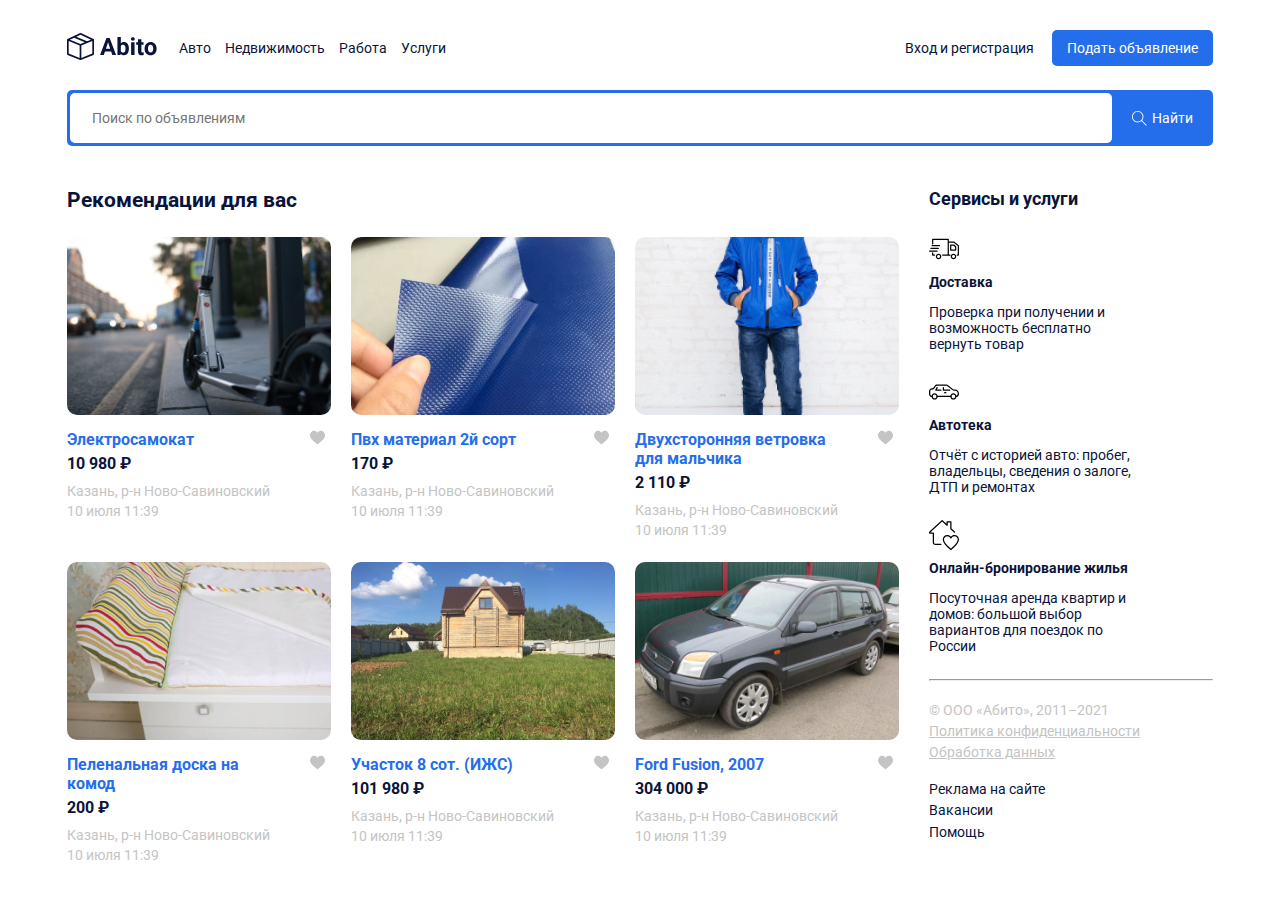
<file: index.html>
<!DOCTYPE html>
<html lang="en">
  <head>
    <meta charset="UTF-8" />
    <meta http-equiv="X-UA-Compatible" content="IE=edge" />
    <meta name="viewport" content="width=device-width, initial-scale=1.0" />
    <title>Abito - доска объявлений</title>
    <link rel="preconnect" href="https://fonts.googleapis.com" />
    <link rel="preconnect" href="https://fonts.gstatic.com" crossorigin />
    <link
      href="https://fonts.googleapis.com/css2?family=Roboto:wght@400;700&display=swap"
      rel="stylesheet"
    />
    <link rel="stylesheet" href="css/normalize.css" />
    <link rel="stylesheet" href="css/style.css" />
  </head>

  <body>
    <header class="header container">
      <div class="navbar">
        <a href="./index.html" class="logo">
          <img src="img/logo.svg" alt="logo: Abito" class="logo-image" />
        </a>
        <div class="navbar-panel">
          <button class="close-menu">
            <svg
              width="32"
              height="32"
              viewBox="0 0 32 32"
              fill="none"
              xmlns="http://www.w3.org/2000/svg"
            >
              <path d="M1 1L31 31M1 31L31 1" stroke="black" />
            </svg>
          </button>

          <nav class="navbar-menu">
            <ul class="menu">
              <li class="menu-item">
                <a href="#" class="menu-link">Авто</a>
              </li>
              <li class="menu-item">
                <a href="#" class="menu-link">Недвижимость</a>
              </li>
              <li class="menu-item">
                <a href="#" class="menu-link">Работа</a>
              </li>
              <li class="menu-item">
                <a href="#" class="menu-link">Услуги</a>
              </li>
            </ul>
          </nav>
          <div class="button-group">
            <a href="#" class="button button-link">Вход и регистрация</a>
            <a href="#" class="button button-primary">Подать объявление</a>
          </div>
        </div>
        <button class="menu-button">
          <svg
            width="30"
            height="30"
            viewBox="0 0 30 30"
            fill="none"
            xmlns="http://www.w3.org/2000/svg"
          >
            <path
              d="M0.937476 9.37501H29.0624C29.58 9.37501 29.9999 8.95498 29.9999 8.43754C29.9999 7.92002 29.5799 7.50006 29.0624 7.50006H0.937476C0.419955 7.50006 0 7.92009 0 8.43754C0 8.95498 0.420033 9.37501 0.937476 9.37501Z"
              fill="black"
            />
            <path
              d="M29.0624 14.0626H0.937476C0.419955 14.0626 0 14.4826 0 15C0 15.5175 0.420033 15.9375 0.937476 15.9375H29.0624C29.58 15.9375 29.9999 15.5175 29.9999 15C29.9999 14.4826 29.58 14.0626 29.0624 14.0626Z"
              fill="black"
            />
            <path
              d="M29.0625 20.625H10.3125C9.79495 20.625 9.375 21.0451 9.375 21.5625C9.375 22.08 9.79503 22.5 10.3125 22.5H29.0625C29.58 22.5 29.9999 22.0799 29.9999 21.5625C30 21.045 29.58 20.625 29.0625 20.625Z"
              fill="black"
            />
          </svg>
        </button>
      </div>

      <div class="search-panel">
        <input
          type="search"
          class="search-input"
          placeholder="Поиск по объявлениям"
        />
        <button class="search-button">
          <svg
            class="search-icon"
            width="15"
            height="15"
            viewBox="0 0 15 15"
            fill="none"
            xmlns="http://www.w3.org/2000/svg"
          >
            <path
              d="M14.6506 14.0012L10.0862 9.43675C10.9465 8.43352 11.4706 7.13293 11.4706 5.71058C11.4706 2.54822 8.89765 -0.0247192 5.7353 -0.0247192C4.20353 -0.0247192 2.76265 0.571751 1.67824 1.6544C0.595589 2.73793 -0.000881376 4.17881 9.77541e-07 5.71058C9.77541e-07 8.87293 2.57294 11.4459 5.7353 11.4459C7.15765 11.4459 8.45912 10.9218 9.46235 10.0615L14.0268 14.6259L14.6506 14.0012ZM5.7353 10.5635C3.06 10.5635 0.882354 8.38675 0.882354 5.71058C0.881472 4.41352 1.38618 3.19499 2.30294 2.2791C3.21882 1.36234 4.43824 0.857634 5.7353 0.857634C8.41059 0.857634 10.5882 3.0344 10.5882 5.71058C10.5882 8.38587 8.41059 10.5635 5.7353 10.5635Z"
              fill="white"
            />
          </svg>
          <span class="search-button-text">Найти</span>
        </button>
      </div>
    </header>
    <div class="page-content container">
      <main class="main">
        <h2 class="page-title">Рекомендации для вас</h2>
        <div class="cards">
          <div class="card">
            <a href="single.html" class="card-link"
              ><img src="img/card-image-1.jpg" alt="photo" class="card-image"
            /></a>
            <div class="card-header">
              <h3 class="card-title">
                <a href="single.html" class="card-title card-link"
                  >Электросамокат</a
                >
              </h3>
              <button class="like">
                <img src="img/like.svg" alt="like" />
              </button>
            </div>
            <strong class="card-price"> 10 980 ₽ </strong>
            <p class="card-text">Казань, р-н Ново-Савиновский</p>
            <p class="card-text">10 июля 11:39</p>
          </div>
          <div class="card">
            <a href="single.html" class="card-link"
              ><img src="img/card-image-2.jpg" alt="photo" class="card-image"
            /></a>
            <div class="card-header">
              <h3 class="card-title">
                <a href="single.html" class="card-title card-link"
                  >Пвх материал 2й сорт</a
                >
              </h3>
              <button class="like">
                <img src="img/like.svg" alt="like" />
              </button>
            </div>
            <strong class="card-price"> 170 ₽ </strong>
            <p class="card-text">Казань, р-н Ново-Савиновский</p>
            <p class="card-text">10 июля 11:39</p>
          </div>
          <div class="card">
            <a href="single.html" class="card-link"
              ><img src="img/card-image-3.jpg" alt="photo" class="card-image"
            /></a>
            <div class="card-header">
              <h3 class="card-title">
                <a href="single.html" class="card-title card-link"
                  >Двухсторонняя ветровка для мальчика</a
                >
              </h3>
              <button class="like">
                <img src="img/like.svg" alt="like" />
              </button>
            </div>
            <strong class="card-price"> 2 110 ₽ </strong>
            <p class="card-text">Казань, р-н Ново-Савиновский</p>
            <p class="card-text">10 июля 11:39</p>
          </div>
          <div class="card">
            <a href="single.html" class="card-link"
              ><img src="img/card-image-4.jpg" alt="photo" class="card-image"
            /></a>
            <div class="card-header">
              <h3 class="card-title">
                <a href="single.html" class="card-title card-link"
                  >Пеленальная доска на комод</a
                >
              </h3>
              <button class="like">
                <img src="img/like.svg" alt="like" />
              </button>
            </div>
            <strong class="card-price"> 200 ₽ </strong>
            <p class="card-text">Казань, р-н Ново-Савиновский</p>
            <p class="card-text">10 июля 11:39</p>
          </div>
          <div class="card">
            <a href="single.html" class="card-link"
              ><img src="img/card-image-5.jpg" alt="photo" class="card-image"
            /></a>
            <div class="card-header">
              <h3 class="card-title">
                <a href="single.html" class="card-title card-link"
                  >Участок 8 сот. (ИЖС)</a
                >
              </h3>
              <button class="like">
                <img src="img/like.svg" alt="like" />
              </button>
            </div>
            <strong class="card-price"> 101 980 ₽ </strong>
            <p class="card-text">Казань, р-н Ново-Савиновский</p>
            <p class="card-text">10 июля 11:39</p>
          </div>
          <div class="card">
            <a href="single.html" class="card-link"
              ><img src="img/card-image-6.jpg" alt="photo" class="card-image"
            /></a>
            <div class="card-header">
              <h3 class="card-title">
                <a href="single.html" class="card-title card-link"
                  >Ford Fusion, 2007</a
                >
              </h3>
              <button class="like">
                <img src="img/like.svg" alt="like" />
              </button>
            </div>
            <strong class="card-price"> 304 000 ₽ </strong>
            <p class="card-text">Казань, р-н Ново-Савиновский</p>
            <p class="card-text">10 июля 11:39</p>
          </div>
        </div>
      </main>
      <aside class="sidebar">
        <h4 class="page-title">Сервисы и услуги</h4>
        <div class="service">
          <img
            src="img/shipping.svg"
            alt="icon: shipping"
            class="service-image"
          />
          <h5 class="service-title">Доставка</h5>
          <p class="service-text">
            Проверка при получении и возможность бесплатно вернуть товар
          </p>
        </div>
        <div class="service">
          <img src="img/auto.svg" alt="icon: auto" class="service-image" />
          <h5 class="service-title">Автотека</h5>
          <p class="service-text">
            Отчёт с историей авто: пробег, владельцы, сведения о залоге, ДТП и
            ремонтах
          </p>
        </div>
        <div class="service">
          <img src="img/house.svg" alt="icon: house" class="service-image" />
          <h5 class="service-title">Онлайн-бронирование жилья</h5>
          <p class="service-text">
            Посуточная аренда квартир и домов: большой выбор вариантов для
            поездок по России
          </p>
        </div>
        <hr class="splitter" />
        <footer class="footer">
          <p class="footer-text">© ООО «Абито», 2011–2021</p>
          <ul class="footer-menu">
            <li class="footer-menu-item">
              <a href="#" class="footer-text">Политика конфиденциальности</a>
            </li>
            <li class="footer-menu-item">
              <a href="#" class="footer-text">Обработка данных</a>
            </li>
          </ul>
          <ul class="footer-menu">
            <li class="footer-menu-item">
              <a href="#" class="footer-link">Реклама на сайте</a>
            </li>
            <li class="footer-menu-item">
              <a href="#" class="footer-link">Вакансии</a>
            </li>
            <li class="footer-menu-item">
              <a href="#" class="footer-link">Помощь</a>
            </li>
          </ul>
        </footer>
      </aside>
    </div>
    <script src="https://unpkg.com/swiper/swiper-bundle.min.js"></script>
    <script src="js/main.js"></script>
  </body>
</html>
</file>
<file: css/style.css>
body {
  font-family: "Roboto", sans-serif;
  font-size: 14px;
  color: #0a143a;
}

.container {
  max-width: 1146px;
  margin: auto;
}

.header {
  padding-top: 30px;
  padding-bottom: 30px;
  margin-bottom: 12px;
}

.navbar {
  display: flex;
  align-items: center;
  justify-content: space-between;
  margin-bottom: 24px;
}

.navbar-panel {
  flex-grow: 1;
  display: flex;
  align-items: center;
}

.navbar-menu {
  margin-right: auto;
}

.menu {
  list-style: none;
  margin: 0;
  padding-left: 22px;
  padding-right: 22px;
  display: flex;
}

.menu-item:not(:last-child) {
  margin-right: 14px;
}

.menu-link {
  text-decoration: none;
  color: inherit;
}

.button {
  text-decoration: none;
  display: inline-block;
  padding: 10px 15px;
  cursor: pointer;
}

.button-link {
  color: inherit;
}

.button-primary {
  background: #256eeb;
  border-radius: 5px;
  color: white;
}

.search-panel {
  height: 50px;
  background: #256eeb;
  border-radius: 5px;
  display: flex;
  padding: 3px;
}

.search-input {
  flex-grow: 1;
  background: white;
  border-radius: 5px;
  border: none;
  padding-left: 22px;
  padding-right: 22px;
}

.search-button {
  background: #256eeb;
  border: none;
  color: white;
  padding-left: 20px;
  padding-right: 17px;
  display: flex;
  align-items: center;
}

.search-button-text {
  margin-left: 5px;
}

.page-content {
  display: grid;
  grid-template-columns: 9fr 3fr;
  grid-column-gap: 10px;
}

.card-image {
  border-radius: 10px;
  width: 264px;
  height: 178px;
  object-fit: cover;
}

.cards {
  display: flex;
  flex-wrap: wrap;
}

.card {
  margin-bottom: 20px;
  margin-right: 20px;
}

.card-title {
  font-size: 16px;
  line-height: 19px;
  color: #256eeb;
  margin-top: 12px;
  margin-bottom: 5px;
}

.card-link {
  text-decoration: none;
}

.card-header {
  display: flex;
  justify-content: space-between;
  align-items: baseline;
}

.like {
  background-color: white;
  border: none;
  cursor: pointer;
  margin-left: 15px;
}

.card-price {
  font-size: 16px;
  line-height: 19px;
  margin-bottom: 10px;
  display: block;
}

.card-text {
  font-size: 14px;
  line-height: 16px;
  color: #c4c4c4;
  margin-bottom: 4px;
  margin-top: 0;
}

.sidebar .page-title {
  font-size: 18px;
  line-height: 21px;
}

.banner-image {
  width: 100%;
}

.service {
  margin-bottom: 25px;
}

.service-title {
  font-weight: bold;
  font-size: 14px;
  line-height: 16px;
  margin-top: 7px;
  margin-bottom: 5px;
}

.service-text {
  font-size: 14px;
  line-height: 16px;
  max-width: 217px;
}

.splitter {
  color: #e5e5e5;
}

.footer-text {
  display: inline-block;
  font-size: 14px;
  line-height: 16px;
  color: #c4c4c4;
  margin-bottom: 5px;
}

.footer-menu {
  margin: 0;
  padding: 0;
  list-style: none;
  margin-bottom: 16px;
}

.footer-link {
  color: inherit;
  text-decoration: none;
  display: inline-block;
  margin-bottom: 5px;
}

.main-single {
  display: flex;
  align-items: flex-start;
}

.content {
  max-width: 460px;
  margin-right: 30px;
}

.swiper-container {
  width: 100%;
  height: 357px;
  margin-left: auto;
  margin-right: auto;
}

.swiper-slide {
  background-size: cover;
  background-position: center;
}

.mySwiper2 {
  border-radius: 10px;
  width: 100%;
}

.mySwiper {
  height: 20%;
  box-sizing: border-box;
  padding: 10px 0;
}

.mySwiper .swiper-slide {
  width: 25%;
  height: 100%;
  opacity: 0.4;
  border-radius: 10px;
}

.mySwiper .swiper-slide-thumb-active {
  opacity: 1;
}

.swiper-slide img {
  display: block;
  width: 100%;
  height: 100%;
  object-fit: cover;
  border-radius: 3px;
}

.conent-text {
  font-size: 14px;
  line-height: 20px;
}

.single-price {
  font-size: 24px;
  line-height: 28px;
  margin-top: 0px;
  margin-bottom: 25px;
  display: block;
}

.page-title {
  margin-top: 0px;
  margin-bottom: 25px;
}

.author {
  min-width: 264px;
}

.author-wrapper {
  display: flex;
  align-items: center;
  justify-content: space-between;
  margin-top: 25px;
  margin-bottom: 30px;
}

.author-avatar {
  width: 50px;
  height: 50px;
  object-fit: cover;
  border-radius: 50%;
}

.author-name {
  font-weight: bold;
  font-size: 14px;
  line-height: 16px;
  display: block;
  margin-bottom: 4px;
}

.rating {
  margin-bottom: 5px;
}

.rating-counter {
  margin-left: 10px;
  font-size: 14px;
  line-height: 16px;
  opacity: 0.5;
}

.author-status {
  font-size: 12px;
  line-height: 14px;
}

.button-block {
  display: block;
  width: 100%;
  height: 54px;
  margin-bottom: 14px;
  border: none;
}

.button-success {
  background-color: #14b4be;
  border-radius: 5px;
  color: #fff;
}

.menu-button {
  background-color: #fff;
  border: none;
  cursor: pointer;
  display: none;
}

.close-menu {
  display: none;
}

@media (min-width: 1200px) {
  .card {
    max-width: 264px;
  }
}

@media (max-width: 1200px) {
  .container {
    max-width: 960px;
  }

  .card {
    width: 45%;
  }

  .card-image {
    width: 100%;
    height: 200px;
  }
}

@media (max-width: 992px) {
  .container {
    max-width: 740px;
  }

  .card-image {
    height: 150px;
  }

  .content {
    max-width: 350px;
    margin-right: 10px;
  }

  .author {
    min-width: 210px;
  }
}

@media (max-width: 768px) {
  .container {
    max-width: 560px;
  }

  .card {
    width: 100%;
  }

  .page-content {
    grid-template-columns: 8fr 4fr;
  }

  .menu-button {
    display: block;
  }

  .close-menu {
    display: block;
    position: absolute;
    right: 30px;
    top: 30px;
    cursor: pointer;
    background-color: #fff;
    border: none;
  }

  .navbar-panel {
    position: fixed;
    right: 0;
    top: 0;
    width: 100%;
    height: 100%;
    background-color: #fff;
    z-index: 9;
    flex-direction: column;
    align-items: center;
    justify-content: center;
    transition: transform 0.2s, opacity 0.2s;
    transform: translateX(100%);
    opacity: 0;
  }

  .is-open {
    transform: translateX(0%);
    opacity: 1;
  }

  .navbar-menu {
    margin-left: auto;
    margin-bottom: 20px;
  }

  .menu {
    flex-direction: column;
    align-items: center;
    justify-content: center;
  }

  .menu-item:not(:last-child) {
    margin-right: 0;
    margin-bottom: 10px;
  }

  .button-group {
    display: flex;
    flex-direction: column;
  }
}

@media (max-width: 576px) {
  .container {
    max-width: 90%;
  }

  .page-content {
    grid-template-columns: 12fr;
  }

  .card-image {
    height: 250px;
  }

  .card {
    margin-right: 0;
  }

  .search-button-text {
    display: none;
  }
}
</file>
